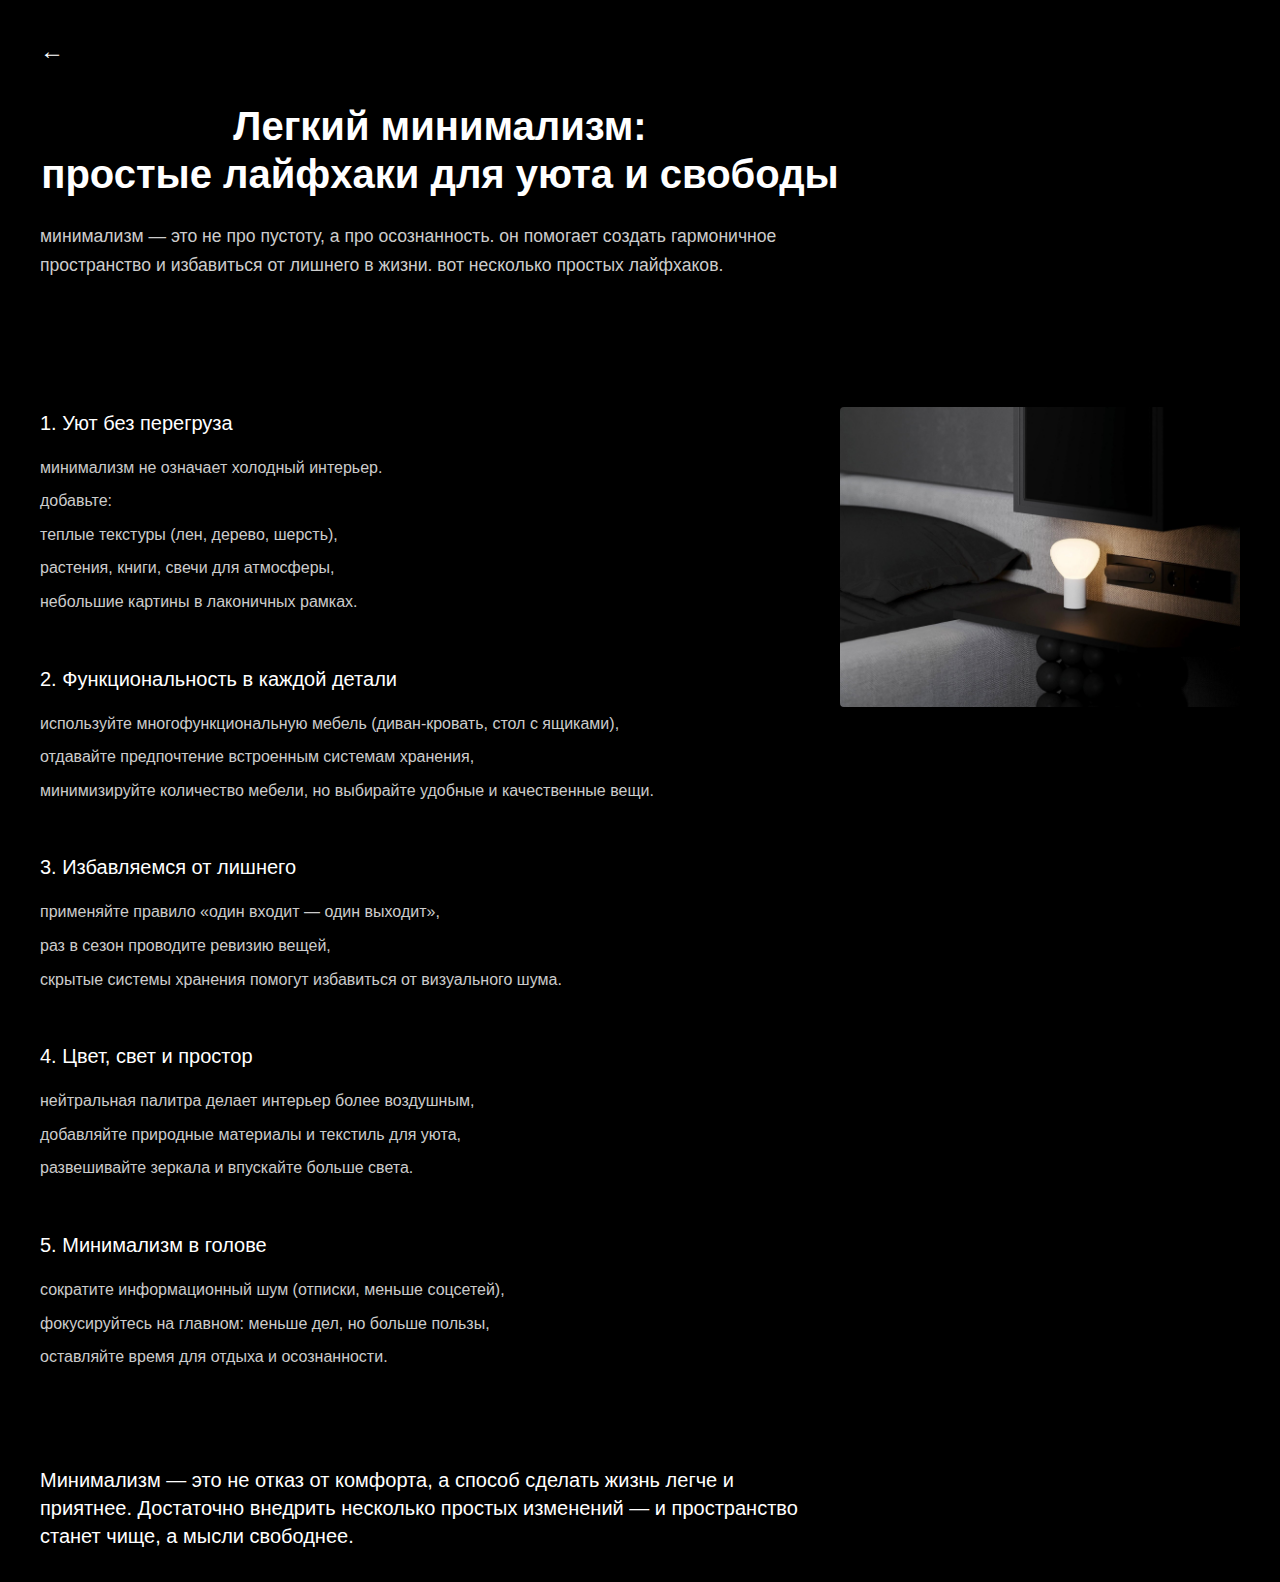
<file: ЛЕГКИЙ МИНИМАЛИЗМ.html>
<!DOCTYPE html>
<html lang="ru">
<head>
    <meta charset="UTF-8">
    <meta name="viewport" content="width=device-width, initial-scale=1.0">
    <title>Легкий минимализм</title>
    <link rel="icon" type="image/png" sizes="32x32" href="PICTURES/Untitled-2.jpg">
    <link rel="icon" type="image/png" sizes="16x16" href="PICTURES/favicon.png">
    <link rel="stylesheet" href="STYLES2.css">
</head>
<body>
    <div class="container">
        <a href="index.html" class="back-button">←</a>
        
        <header class="header">
            <h1>Легкий минимализм:<br>простые лайфхаки для уюта и свободы</h1>
            
            <p class="intro">
                минимализм — это не про пустоту, а про осознанность. он помогает создать гармоничное пространство и избавиться от лишнего в жизни. вот несколько простых лайфхаков.
            </p>
        </header>

        <div class="content-wrapper">
            <main class="main-content">
                <section class="section">
                    <h2 class="section-title">1. Уют без перегруза</h2>
                    <div class="section-content">
                        <p>минимализм не означает холодный интерьер.</p>
                        <p>добавьте:</p>
                        <p>теплые текстуры (лен, дерево, шерсть),</p>
                        <p>растения, книги, свечи для атмосферы,</p>
                        <p>небольшие картины в лаконичных рамках.</p>
                    </div>
                </section>

                <section class="section">
                    <h2 class="section-title">2. Функциональность в каждой детали</h2>
                    <div class="section-content">
                        <p>используйте многофункциональную мебель (диван-кровать, стол с ящиками),</p>
                        <p>отдавайте предпочтение встроенным системам хранения,</p>
                        <p>минимизируйте количество мебели, но выбирайте удобные и качественные вещи.</p>
                    </div>
                </section>

                <section class="section">
                    <h2 class="section-title">3. Избавляемся от лишнего</h2>
                    <div class="section-content">
                        <p>применяйте правило «один входит — один выходит»,</p>
                        <p>раз в сезон проводите ревизию вещей,</p>
                        <p>скрытые системы хранения помогут избавиться от визуального шума.</p>
                    </div>
                </section>

                <section class="section">
                    <h2 class="section-title">4. Цвет, свет и простор</h2>
                    <div class="section-content">
                        <p>нейтральная палитра делает интерьер более воздушным,</p>
                        <p>добавляйте природные материалы и текстиль для уюта,</p>
                        <p>развешивайте зеркала и впускайте больше света.</p>
                    </div>
                </section>

                <section class="section">
                    <h2 class="section-title">5. Минимализм в голове</h2>
                    <div class="section-content">
                        <p>сократите информационный шум (отписки, меньше соцсетей),</p>
                        <p>фокусируйтесь на главном: меньше дел, но больше пользы,</p>
                        <p>оставляйте время для отдыха и осознанности.</p>
                    </div>
                </section>

                <div class="conclusion">
                    Минимализм — это не отказ от комфорта, а способ сделать жизнь легче и приятнее. Достаточно внедрить несколько простых изменений — и пространство станет чище, а мысли свободнее.
                </div>
            </main>

            <div class="image-grid">
                <div class="image-container">
                    <img src="PICTURES\asatiani_15-2200x-dee.jpg" 
                         alt="Минималистичная кухня">
                </div>
                <div class="image-container">
                    <img src="PICTURES\asatiani_03-2200x-dee.jpg" 
                         alt="Минималистичная спальня">
                </div>
            </div>
        </div>
    </div>

    <a href="#" class="scroll-top">↑</a>
    <script src="script2.js"></script>
</body>
</html>
</file>
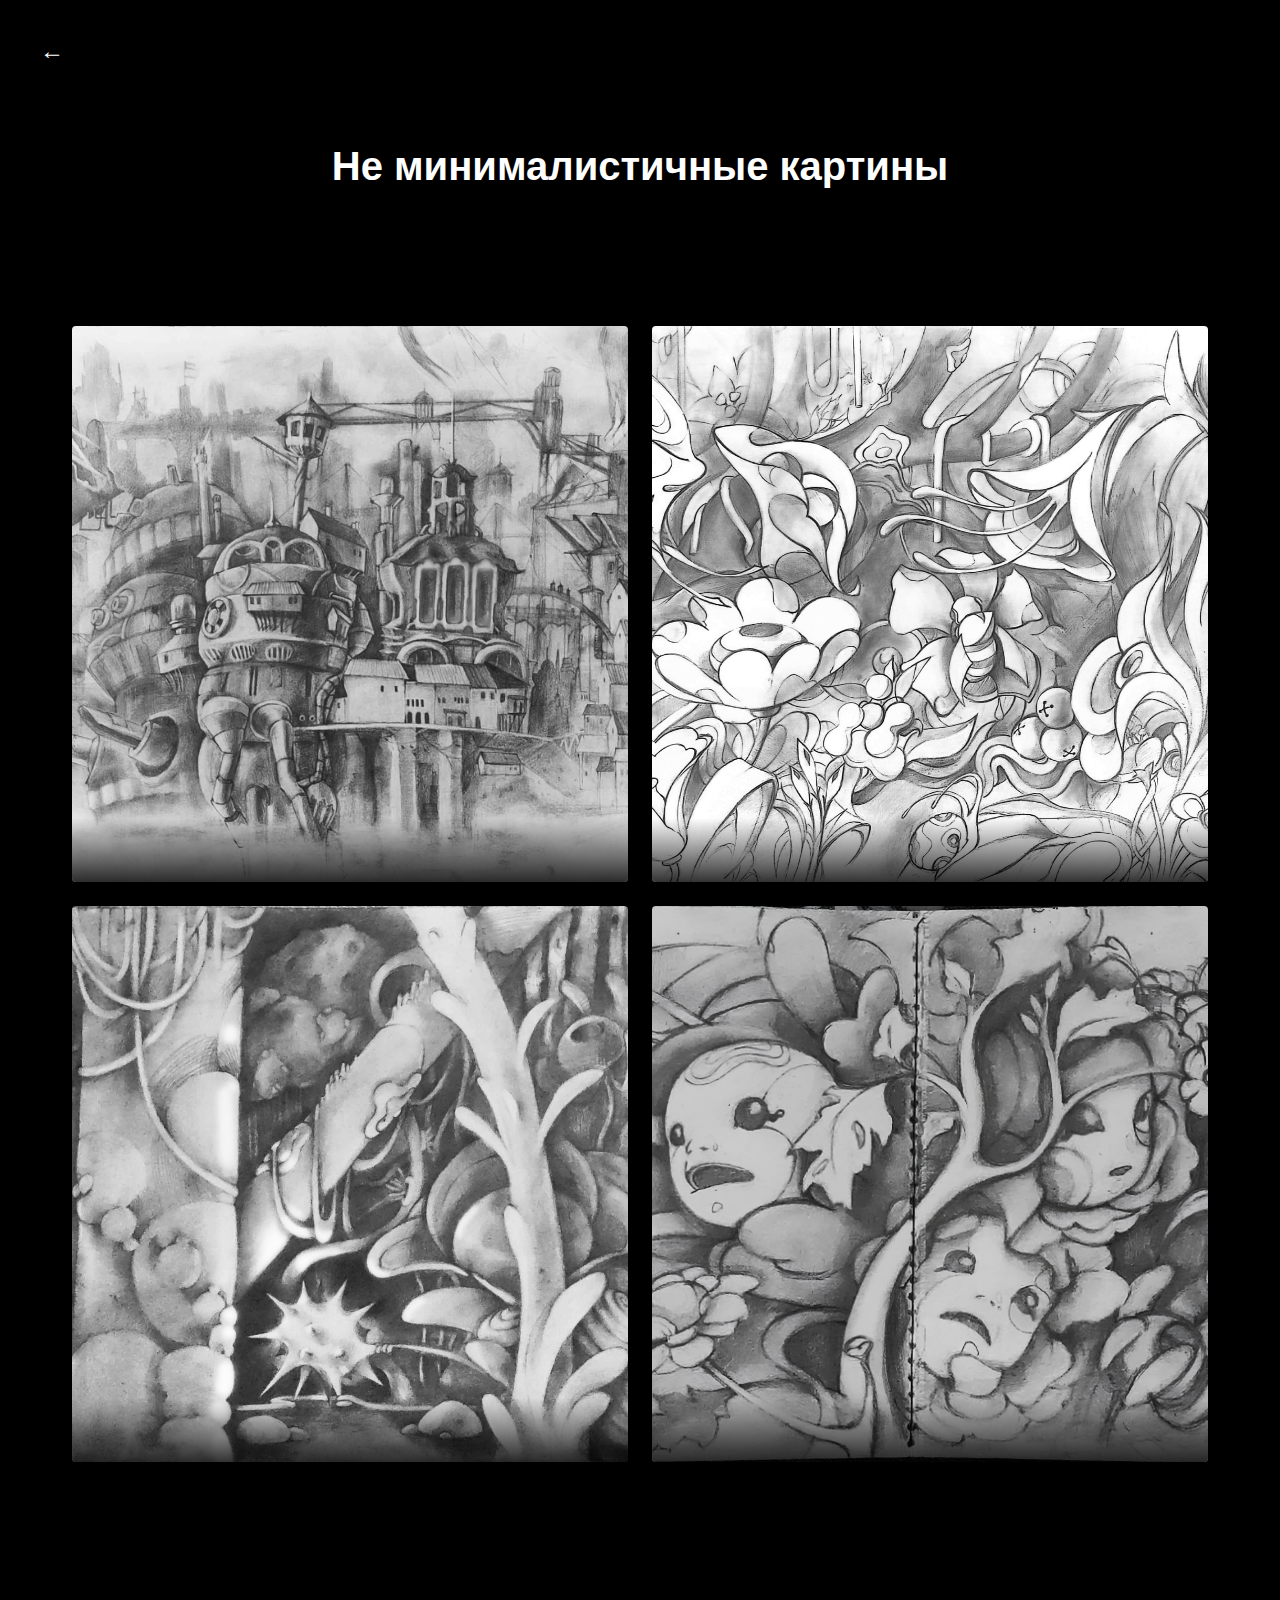
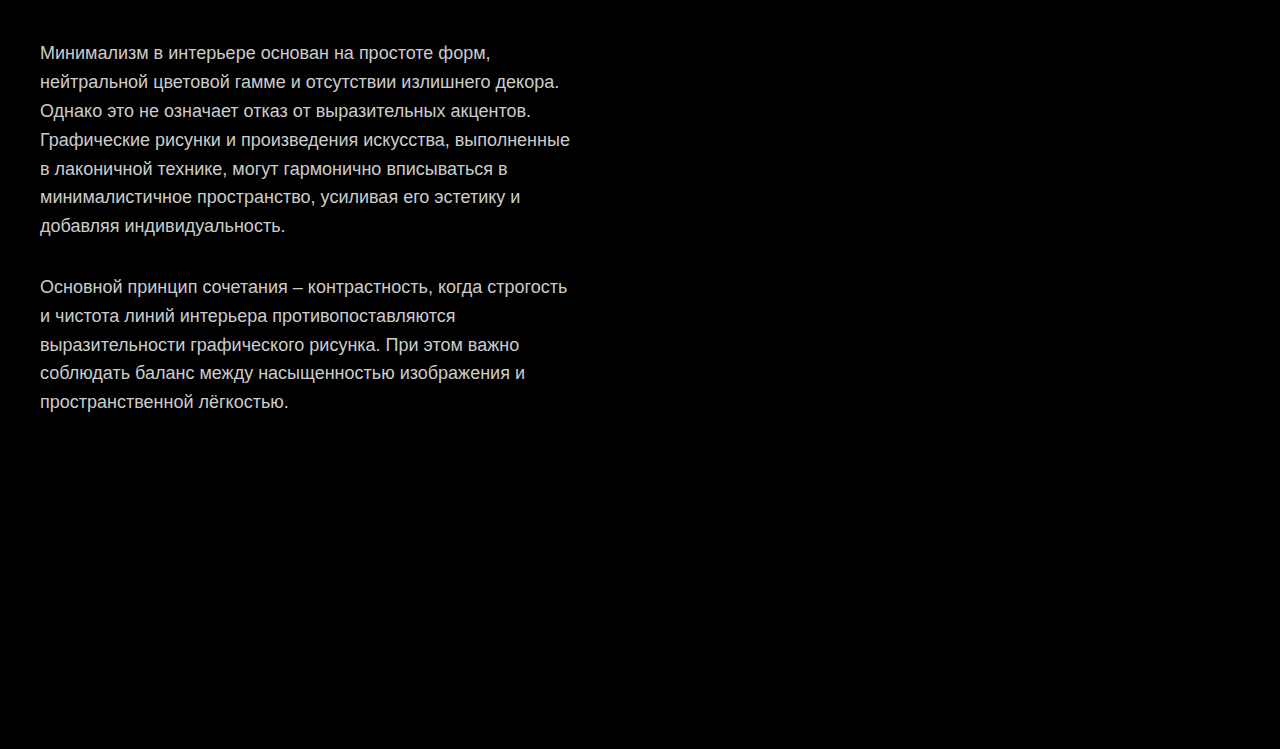
<file: НЕ МИНИМАЛИСТИЧНЫЕ КАРТИНЫ.html>
<!DOCTYPE html>
<html lang="en">

<head>
    <meta charset="UTF-8">
    <meta name="viewport" content="width=device-width, initial-scale=1.0">
    <title>НЕ МИНИМАЛИСТИЧНЫЕ КАРТИНЫ</title>
    <link rel="icon" type="image/png" sizes="32x32" href="PICTURES/Untitled-2.jpg">
    <link rel="icon" type="image/png" sizes="16x16" href="PICTURES/favicon.png">
    <link rel="stylesheet" href="styles4.css">
</head>

<body>
    <div class="container">
        <a href="index.html" class="back-button">←</a>

        <header class="header">
            <h1>Не минималистичные картины</h1>

        </header>
        <div class="grid">
            <div class="card">
                <img src="PICTURES/sity.jpg" alt="sity">
                <div class="card-content">
                </div>
            </div>
            <div class="card">
                <img src="PICTURES/garden.jpg" alt="garden">
                <div class="card-content">
                </div>
            </div>
            <div class="card">
                <img src="PICTURES/forest.jpg" alt="forest">
                <div class="card-content">
                </div>
            </div>
            <div class="card">
                <img src="PICTURES/flowers.jpg" alt="flowers">
                <div class="card-content">
                </div>
            </div>
        </div>

        <div class="content">
            <div>
                <div class="text-content">
                    <p>
                        Минимализм в интерьере основан на простоте форм, нейтральной цветовой гамме и отсутствии излишнего
                        декора. Однако это не означает отказ от выразительных акцентов. Графические рисунки и произведения
                        искусства, выполненные в лаконичной технике, могут гармонично вписываться в минималистичное
                        пространство, усиливая его эстетику и добавляя индивидуальность.
                    </p>
                    <p>
                        Основной принцип сочетания – контрастность, когда строгость и чистота линий интерьера
                        противопоставляются выразительности графического рисунка. При этом важно соблюдать баланс между
                        насыщенностью изображения и пространственной лёгкостью.
                    </p>
                </div>
            </div>
        </div>


    <a href="#" class="scroll-top">↑</a>

    <script src="script4.js"></script>

    </div>
</body>

</html>
</file>
<file: STYLES2.css>
* {
    margin: 0;
    padding: 0;
    box-sizing: border-box;
}

html {
    scroll-behavior: smooth;
}

body {
    font-family: 'Montserrat', sans-serif;
    background: #000;
    color: #fff;
    line-height: 1.6;
    padding: 2rem;
}

.container {
    max-width: 1200px;
    margin: 0 auto;
    display: flex;
    flex-direction: column;
}

.back-button {
    display: inline-block;
    margin-bottom: 2rem;
    color: #fff;
    text-decoration: none;
    font-size: 1.5rem;
}

.header {
    margin-bottom: 4rem;
    max-width: 800px;
}

h1 {
    font-size: clamp(2rem, 4vw, 2.5rem);
    line-height: 1.2;
    margin-bottom: 1.5rem;
    font-weight: 500;
    text-align: center;
    justify-content: center;
    font-weight: bold;
}

.intro {
    color: #ccc;
    margin-bottom: 4rem;
    font-size: 1.1rem;
}

.content-wrapper {
    display: flex;
    justify-content: space-between;
    align-items: flex-start;
}

.main-content {
    max-width: 800px;
    flex: 1;
}

.image-grid {
    width: 400px;
    position: sticky;
    top: 2rem;
    display: flex;
    flex-direction: column;
    gap: 2rem;
    margin-left: 2rem;
}

.image-container {
    position: relative;
    width: 100%;
    height: 300px;
    overflow: hidden;
    border-radius: 4px;
    opacity: 0;
    transform: translateY(50px);
    transition: opacity 0.5s ease, transform 0.5s ease;
}

.image-container.visible {
    opacity: 1;
    transform: translateY(0);
}

.image-container img {
    width: 100%;
    height: 100%;
    object-fit: cover;
    transition: transform 0.3s ease;
}

.image-container:hover img {
    transform: scale(1.05);
}

.section {
    margin-bottom: 3rem;
}

.section-title {
    font-size: 1.25rem;
    margin-bottom: 1rem;
    font-weight: 500;
}

.section-content {
    color: #ccc;
}

.section-content p {
    margin-bottom: 0.5rem;
}

.conclusion {
    margin-top: 6rem;
    font-size: 1.25rem;
    line-height: 1.4;
}

.scroll-top {
    position: fixed;
    bottom: 2rem;
    right: 2rem;
    background: rgba(255, 255, 255, 0.1);
    color: #fff;
    width: 50px;
    height: 50px;
    border-radius: 50%;
    display: flex;
    align-items: center;
    justify-content: center;
    text-decoration: none;
    font-size: 1.5rem;
    backdrop-filter: blur(10px);
    opacity: 0;
    transform: translateY(20px);
    transition: all 0.3s ease;
}

.scroll-top.visible {
    opacity: 1;
    transform: translateY(0);
}

.scroll-top:hover {
    background: rgba(255, 255, 255, 0.2);
}


@media (max-width: 1024px) {
    .content-wrapper {
        flex-direction: column;
    }

    .image-grid {
        width: 100%;
        position: static;
        flex-direction: row;
        margin-left: 0;
        margin-bottom: 4rem;
    }

    .image-container {
        width: calc(50% - 1rem);
    }
}

@media (max-width: 768px) {
    body {
        padding: 1rem;
    }

    h1 {
        font-size: 1.75rem;
    }

    .image-grid {
        flex-direction: column;
    }

    .image-container {
        width: 100%;
        height: 250px;
    }
}
</file>
<file: styles4.css>
* {
    margin: 0;
    padding: 0;
    box-sizing: border-box;
    header {
    background-color: #000;
    color: #fff;
    font-family: 'Montserrat', sans-serif;}
}
html {
    scroll-behavior: smooth;
}

body {
    font-family: 'Montserrat', sans-serif;
    background: #000;
    color: #fff;
    line-height: 1.6;
    padding: 2rem;
}

.container {
    max-width: 1200px;
    margin: 0 auto;
    display: flex;
    flex-direction: column;
}

.back-button {
    display: inline-block;
    margin-bottom: 2rem;
    color: #fff;
    text-decoration: none;
    font-size: 1.5rem;
    padding-top: 325x ;
}

.intro {
    color: #ccc;
    margin-bottom: 4rem;
    font-size: 1.1rem;
}

.hero {
    position: relative;
    height: 100vh;
    width: 100%;
    overflow: hidden;
    display: flex;
    align-items: center;
    padding: 2rem;
}

.hero::before {
    content: '';
    position: absolute;
    top: 0;
    left: 0;
    right: 0;
    bottom: 0;
    background-image: url('PICTURES/background.png');
    background-size: cover;
    background-position: center;
    filter: brightness(0.7);
    z-index: 1;
}

.hero-content {
    position: relative;
    z-index: 2;
    max-width: 1200px;
    margin: 0 auto;
    width: 100%;
}

.hero-title {
    font-size: clamp(2rem, 8vw, 6rem);
    font-weight: normal;
    letter-spacing: 0.1em;
    line-height: 1.2;
    color: rgba(255, 255, 255, 0.9);
    font-weight: bold;
}

.header {
    text-align: center;
    margin-bottom: 3rem;
    padding: 2rem;
}

.header h1 {
    font-size: 2.5rem;
    font-weight: normal;
    margin-bottom: 1rem;
    font-weight: bold;
}

.header p {
    color: #888;
}

.grid {
    display: grid;
    grid-template-columns: repeat(2, 1fr);
    gap: 1.5rem;
    max-width: 1200px;
    margin: 0 auto;
    padding: 2rem;
}

.card {
    position: relative;
    aspect-ratio: 1;
    overflow: hidden;
    border-radius: 4px;
}

.card img {
    width: 100%;
    height: 100%;
    object-fit: cover;
    transition: transform 0.3s ease;
}

.card:hover img {
    transform: scale(1.05);
}

.card-content {
    position: absolute;
    bottom: 0;
    left: 0;
    right: 0;
    padding: 2rem;
    background: linear-gradient(transparent, rgba(0,0,0,0.8));
}

.card-title {
    font-size: 1.2rem;
    margin-bottom: 0.5rem;
}

.card-description {
    font-size: 0.9rem;
    color: #ccc;
    margin-bottom: 1rem;
}

.read-more {
    display: inline-block;
    padding: 0.5rem 1.5rem;
    background-color: #fff;
    color: #000;
    text-decoration: none;
    border-radius: 50px;
    font-size: 0.9rem;
    transition: opacity 0.2s;
}

.read-more:hover {
    opacity: 0.9;
}

@media (max-width: 768px) {
    .grid {
        grid-template-columns: 1fr;
    }
}


.footer-image {
    position: relative;
    width: 100%;
    max-width: 1200px;
    margin: 4rem auto;
    padding: 0 2rem;
}

.footer-image img {
    width: 100%;
    height: auto;
    border-radius: 8px;
    object-fit: cover;

}
.nemnogoonas {
    display: grid;
    grid-template-columns: 1fr 1fr;
    min-height: 100vh;
}

.textik {
    padding: 4rem;
    display: flex;
    flex-direction: column;
    justify-content: center;
    background: #000;
}

.small-header {
    font-size: 0.875rem;
    text-transform: uppercase;
    letter-spacing: 0.1em;
    color: #888;
    margin-bottom: 1rem;
}

.large-header {
    font-size: clamp(2rem, 4vw, 3rem);
    font-weight: 400;
    line-height: 1.2;
    margin-bottom: 1.5rem;
}

.text-neutrali {
    color: #ccc;
    font-size: 1.125rem;
    max-width: 40ch;
}


.content {
    display: grid;
    grid-template-columns: 1fr 1fr;
    gap: 8rem;
    align-items: start;
    margin-top: 145px;
    margin-bottom: 300px;
}


.text-content {
    display: flex;
    flex-direction: column;
    gap: 2rem;
    font-size: 1.125rem;
    color: #ccc;
    max-width: 600px;
}

.scroll-top {
    position: fixed;
    bottom: 2rem;
    right: 2rem;
    background: rgba(255, 255, 255, 0.1);
    color: #fff;
    width: 50px;
    height: 50px;
    border-radius: 50%;
    display: flex;
    align-items: center;
    justify-content: center;
    text-decoration: none;
    font-size: 1.5rem;
    backdrop-filter: blur(10px);
    opacity: 0;
    transform: translateY(20px);
    transition: all 0.3s ease;
}

.scroll-top.visible {
    opacity: 1;
    transform: translateY(0);
}

.scroll-top:hover {
    background: rgba(255, 255, 255, 0.2);
}

@media (max-width: 768px) {
    .container {
        padding: 1.5rem;
    }

    .content {
        grid-template-columns: 1fr;
        gap: 2rem;
    }

    h1 {
        font-size: 2rem;
    }

    .text-content {
        font-size: 1rem;
    }
}
</file>
